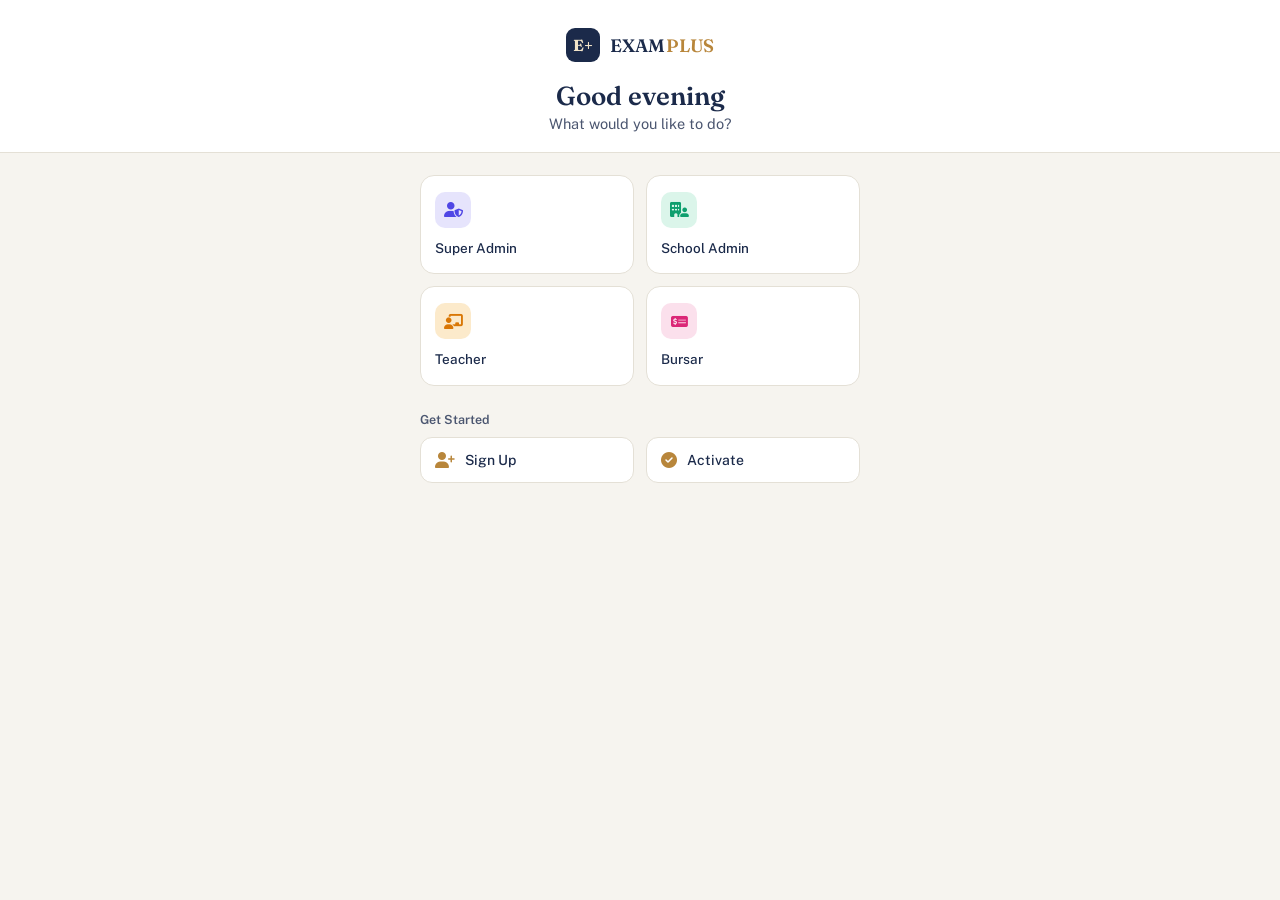
<file: index.html>
<!DOCTYPE html>
<html lang="en">
<head>
<meta charset="UTF-8">
<meta name="viewport" content="width=device-width, initial-scale=1.0">
<title>EXAMPLUS — School Management</title>
<link rel="stylesheet" href="https://cdnjs.cloudflare.com/ajax/libs/font-awesome/6.5.1/css/all.min.css">
<link rel="preconnect" href="https://fonts.googleapis.com">
<link href="https://fonts.googleapis.com/css2?family=Fraunces:opsz,wght@9..144,500;9..144,600;9..144,700&family=Public+Sans:wght@400;500;600;700&display=swap" rel="stylesheet">
<style>
  :root{
    --ink:#1B2A4A;
    --ink-soft:#4B5670;
    --paper:#F6F4EF;
    --card:#FFFFFF;
    --line:#E4E0D6;
    --gold:#B8863B;
    --gold-soft:#F1E4C9;
    --radius:16px;
  }
  *{box-sizing:border-box;}
  body{margin:0;}
  html,body{
    background:var(--paper);
    color:var(--ink);
    font-family:'Public Sans',system-ui,sans-serif;
    -webkit-tap-highlight-color:transparent;
  }
  h1,h2,h3,.brand{font-family:'Fraunces',serif;}

  /* header */
  header{
    padding:28px 20px 20px;
    border-bottom:1px solid var(--line);
    background:var(--card);
    text-align:center;
  }
  .brand-row{display:flex;align-items:center;justify-content:center;gap:10px;margin-bottom:18px;}
  .brand-mark{
    width:34px;height:34px;border-radius:9px;
    background:var(--ink);color:var(--gold-soft);
    display:flex;align-items:center;justify-content:center;
    font-family:'Fraunces',serif;font-weight:700;font-size:16px;
  }
  .brand{font-size:18px;font-weight:600;letter-spacing:0.2px;}
  .brand span{color:var(--gold);}
  #greeting{
    margin:0 0 2px;
    font-size:26px;
    font-weight:600;
    line-height:1.25;
  }
  .subline{margin:0;color:var(--ink-soft);font-size:14.5px;}

  main{padding:22px 20px 60px;max-width:720px;margin:0 auto;}

  /* home view */
  .section-label{
    font-size:12.5px;
    color:var(--ink-soft);
    margin:26px 0 10px;
    font-weight:600;
  }
  .section-label:first-child{margin-top:0;}

  .role-grid{
    display:grid;
    grid-template-columns:1fr 1fr;
    gap:12px;
  }
  .role-card{
    background:var(--card);
    border:1px solid var(--line);
    border-radius:14px;
    padding:16px 14px;
    display:flex;
    flex-direction:column;
    gap:12px;
    text-align:left;
    cursor:pointer;
    font-family:inherit;
    color:inherit;
    opacity:0;
    animation:rise .5s ease forwards;
  }
  .role-card:active{transform:scale(0.98);}
  .role-icon{
    width:36px;height:36px;
    border-radius:10px;
    display:flex;align-items:center;justify-content:center;
    font-size:15px;
    background:var(--c-bg, var(--paper));
    color:var(--c, var(--ink));
  }
  .role-title{font-weight:500;font-size:13.5px;line-height:1.3;}

  .account-row{
    display:flex;gap:12px;
  }
  .account-link{
    flex:1;
    background:var(--card);
    border:1px solid var(--line);
    border-radius:12px;
    padding:14px;
    display:flex;
    align-items:center;
    gap:10px;
    color:var(--ink);
    text-decoration:none;
    font-size:14px;
    font-weight:500;
  }
  .account-link i{color:var(--gold);font-size:16px;}

  /* detail view */
  #detailView{display:none;}
  .back-btn{
    display:inline-flex;align-items:center;gap:6px;
    background:none;border:none;
    color:var(--ink-soft);
    font-family:inherit;font-size:14px;font-weight:500;
    padding:0 0 18px;cursor:pointer;
  }
  .detail-head{
    display:flex;flex-direction:column;align-items:center;
    text-align:center;
    gap:10px;
    margin-bottom:22px;
  }
  #detailIcon{
    width:52px;height:52px;border-radius:14px;
    display:flex;align-items:center;justify-content:center;
    font-size:22px;background:var(--c-bg, var(--ink));color:var(--c, #fff);
  }
  #detailTitle{margin:0;font-size:22px;font-weight:600;}

  .sub-grid{
    display:grid;
    grid-template-columns:1fr 1fr;
    gap:12px;
  }
  .sub-card{
    background:var(--card);
    border:1px solid var(--line);
    border-radius:14px;
    padding:16px 14px;
    display:flex;flex-direction:column;gap:12px;
    text-decoration:none;color:var(--ink);
    opacity:0;animation:rise .45s ease forwards;
  }
  .sub-card .icon{
    width:36px;height:36px;border-radius:10px;
    display:flex;align-items:center;justify-content:center;
    background:var(--c-bg, var(--paper));
    color:var(--c, var(--ink));
    font-size:15px;
  }
  .sub-card .label{font-size:13.5px;font-weight:500;line-height:1.3;}

  @keyframes rise{
    from{opacity:0;transform:translateY(8px);}
    to{opacity:1;transform:translateY(0);}
  }
  @media (prefers-reduced-motion:reduce){
    .role-card,.sub-card{animation:none;opacity:1;}
  }

  @media (min-width:480px){
    main{max-width:480px;}
  }
</style>
</head>
<body>

<header>
  <div class="brand-row">
    <div class="brand-mark">E+</div>
    <div class="brand">EXAM<span>PLUS</span></div>
  </div>
  <h1 id="greeting">Good day</h1>
  <p class="subline">What would you like to do?</p>
</header>

<main>

  <div id="homeView">
    <div class="role-grid" id="grid-home"></div>

    <div class="section-label">Get Started</div>
    <div class="account-row">
      <a class="account-link" href="signup.html"><i class="fa-solid fa-user-plus"></i> Sign Up</a>
      <a class="account-link" href="activate.html"><i class="fa-solid fa-circle-check"></i> Activate</a>
    </div>
  </div>

  <div id="detailView">
    <button class="back-btn" id="backBtn"><i class="fa-solid fa-arrow-left"></i> Back</button>
    <div class="detail-head">
      <div id="detailIcon"></div>
      <h2 id="detailTitle"></h2>
    </div>
    <div class="sub-grid" id="subGrid"></div>
  </div>

</main>

<script>
  const GROUPS = {
    superadmin: {
      title: "Super Admin",
      icon: "fa-solid fa-user-shield",
      c: "#4F46E5", bg: "#E6E4FC",
      pages: [
        { file: "create-school.html", title: "Create School", icon: "fa-solid fa-school-circle-check", c: "#4F46E5", bg: "#E6E4FC" },
        { file: "view-schools.html",  title: "View Schools",  icon: "fa-solid fa-building-columns", c: "#0891B2", bg: "#DBF3F8" },
        { file: "settings.html",      title: "System Settings", icon: "fa-solid fa-gear", c: "#334155", bg: "#E4E7EC" }
      ]
    },
    schooladmin: {
      title: "School Admin",
      icon: "fa-solid fa-building-user",
      c: "#0E9F6E", bg: "#DBF5EA",
      pages: [
        { file: "school.html",        title: "School Details",  icon: "fa-solid fa-school", c: "#0E9F6E", bg: "#DBF5EA" },
        { file: "students.html",      title: "Students",        icon: "fa-solid fa-user-graduate", c: "#3B5BDB", bg: "#E3E8FF" },
        { file: "classes.html",       title: "Classes",         icon: "fa-solid fa-layer-group", c: "#7C3AED", bg: "#EDE4FB" },
        { file: "subjects.html",      title: "Subjects",        icon: "fa-solid fa-book", c: "#D97706", bg: "#FCEACB" },
        { file: "students-bulk.html", title: "Bulk Students",   icon: "fa-solid fa-users", c: "#0891B2", bg: "#DBF3F8" },
        { file: "report.html",        title: "Report Card",     icon: "fa-solid fa-file-lines", c: "#DC2626", bg: "#FCE1E1" },
        { file: "contacts.html",      title: "Contact Us",      icon: "fa-solid fa-address-book", c: "#65A30D", bg: "#EAF5D6" }
      ]
    },
    teacher: {
      title: "Teacher",
      icon: "fa-solid fa-chalkboard-user",
      c: "#D97706", bg: "#FCEACB",
      pages: [
        { file: "teacher-bursar.html",   title: "Staff Dashboard", icon: "fa-solid fa-id-badge", c: "#B8863B", bg: "#F1E4C9" },
        { file: "upload-result.html",    title: "Upload Result",   icon: "fa-solid fa-upload", c: "#D97706", bg: "#FCEACB" },
        { file: "view-results.html",     title: "View Results",    icon: "fa-solid fa-eye", c: "#0E9F6E", bg: "#DBF5EA" }
      ]
    },
    bursar: {
      title: "Bursar",
      icon: "fa-solid fa-money-check-dollar",
      c: "#DB2777", bg: "#FBE0EC",
      pages: [
        { file: "teacher-bursar.html",   title: "Staff Dashboard", icon: "fa-solid fa-id-badge", c: "#B8863B", bg: "#F1E4C9" },
        { file: "generate-receipt.html", title: "Generate Receipt",icon: "fa-solid fa-receipt", c: "#DB2777", bg: "#FBE0EC" },
        { file: "receipt-history.html",  title: "Receipt History", icon: "fa-solid fa-clock-rotate-left", c: "#7C3AED", bg: "#EDE4FB" }
      ]
    }
  };

  const homeView = document.getElementById('homeView');
  const detailView = document.getElementById('detailView');
  const detailIcon = document.getElementById('detailIcon');
  const detailTitle = document.getElementById('detailTitle');
  const subGrid = document.getElementById('subGrid');
  const backBtn = document.getElementById('backBtn');

  const homeGrid = document.getElementById('grid-home');

  homeGrid.innerHTML = Object.entries(GROUPS).map(([key, group], i) => `
    <button class="role-card" data-role="${key}" style="animation-delay:${(i*0.05).toFixed(2)}s">
      <div class="role-icon" style="--c:${group.c}; --c-bg:${group.bg}"><i class="${group.icon}"></i></div>
      <span class="role-title">${group.title}</span>
    </button>
  `).join('');

  document.querySelectorAll('.role-card').forEach(btn => {
    btn.addEventListener('click', () => openGroup(btn.dataset.role));
  });

  function openGroup(key){
    const group = GROUPS[key];
    if (!group) return;

    detailIcon.style.setProperty('--c', group.c);
    detailIcon.style.setProperty('--c-bg', group.bg);
    detailIcon.innerHTML = `<i class="${group.icon}"></i>`;
    detailTitle.textContent = group.title;

    subGrid.innerHTML = group.pages.map((p, i) => `
      <a class="sub-card" href="${p.file}" style="animation-delay:${(i*0.05).toFixed(2)}s">
        <div class="icon" style="--c:${p.c}; --c-bg:${p.bg}"><i class="${p.icon}"></i></div>
        <span class="label">${p.title}</span>
      </a>
    `).join('');

    homeView.style.display = 'none';
    detailView.style.display = 'block';
    window.scrollTo({top:0, behavior:'smooth'});
  }

  backBtn.addEventListener('click', () => {
    detailView.style.display = 'none';
    homeView.style.display = 'block';
  });

  /* time-based greeting */
  const hour = new Date().getHours();
  document.getElementById('greeting').textContent =
    hour < 12 ? 'Good morning' : hour < 17 ? 'Good afternoon' : 'Good evening';
</script>

</body>
</html>
</file>
